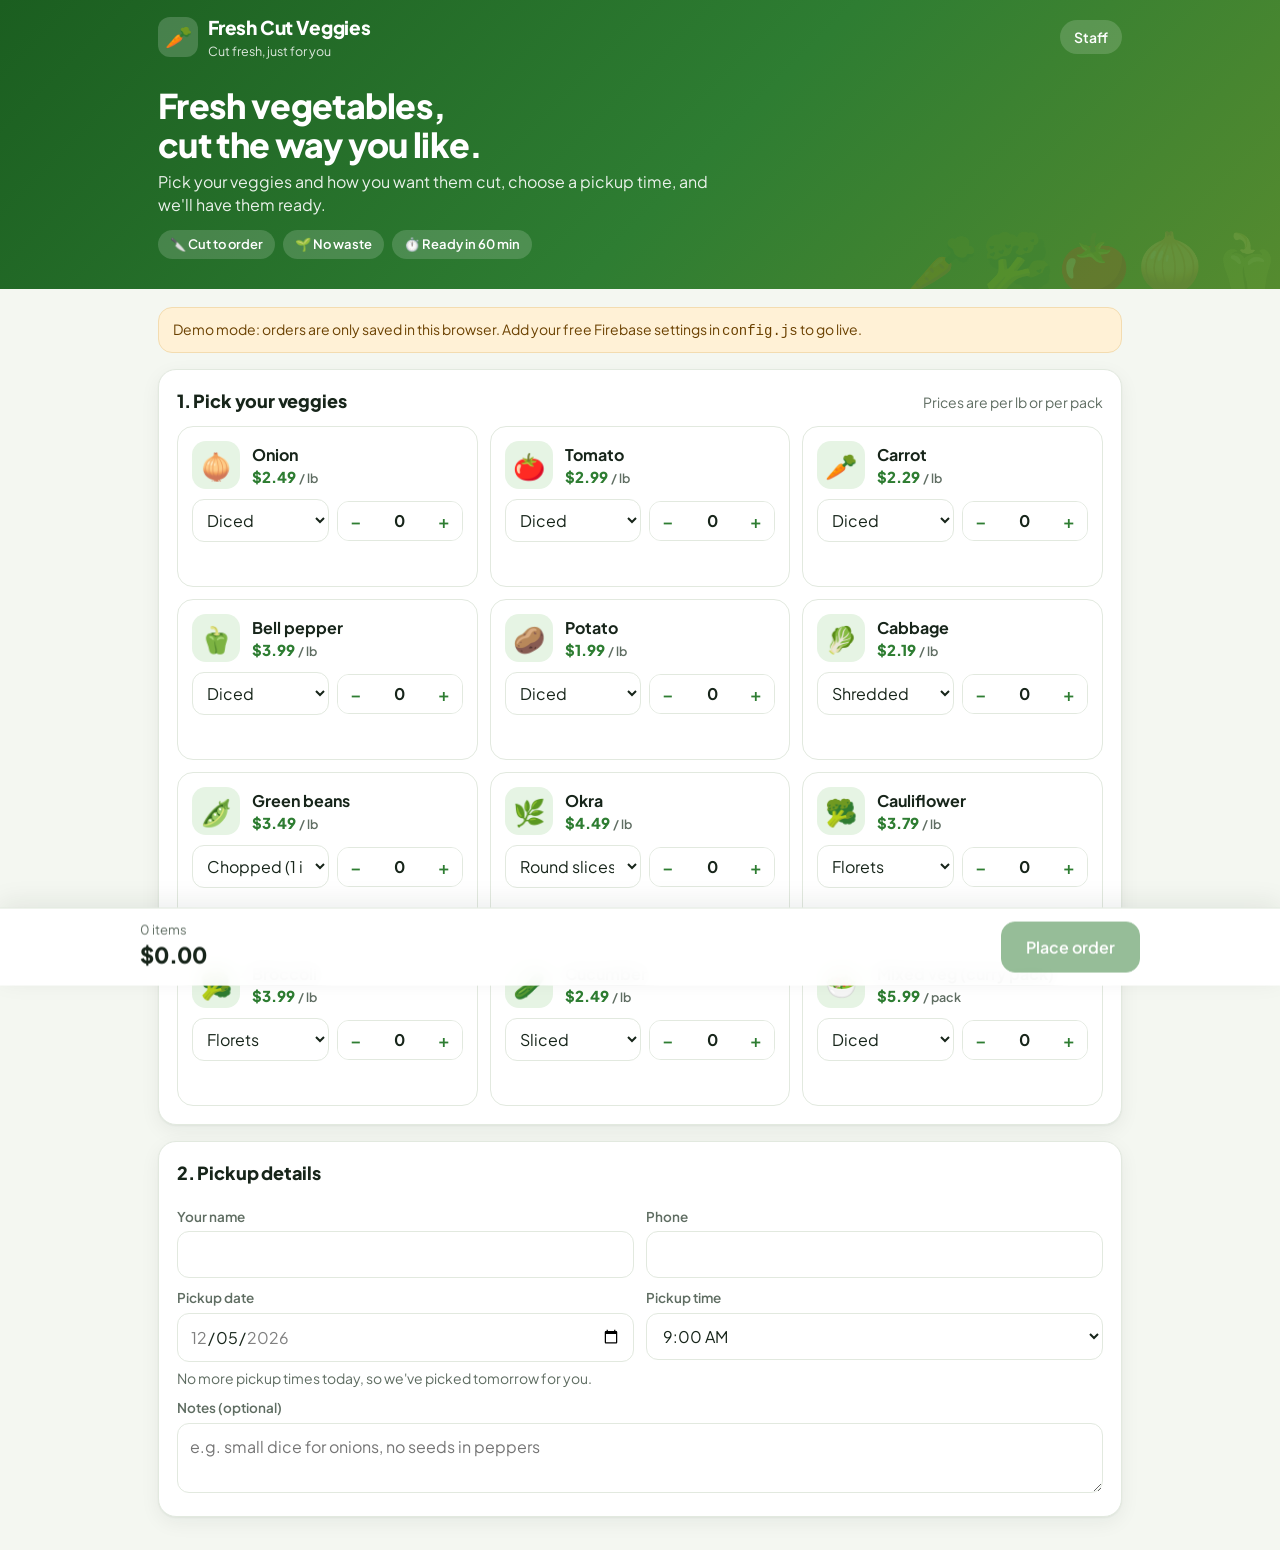
<file: index.html>
<!DOCTYPE html>
<html lang="en">
<head>
<meta charset="utf-8">
<meta name="viewport" content="width=device-width,initial-scale=1,viewport-fit=cover">
<meta name="theme-color" content="#2e7d32">
<title>Order Fresh Cut Veggies</title>
<link rel="preconnect" href="https://fonts.googleapis.com">
<link rel="preconnect" href="https://fonts.gstatic.com" crossorigin>
<link href="https://fonts.googleapis.com/css2?family=Plus+Jakarta+Sans:wght@400;600;700;800&display=swap" rel="stylesheet">
<link rel="stylesheet" href="style.css?v=11">
</head>
<body>
<header>
  <div class="bar">
    <div class="brand"><div class="logo">🥕</div><div><h1 id="shopName">Fresh Cut Veggies</h1><div class="sub">Cut fresh, just for you</div></div></div>
    <a href="kitchen.html">Staff</a>
  </div>
  <div class="hero" id="hero">
    <h2>Fresh vegetables,<br>cut the way you like.</h2>
    <p>Pick your veggies and how you want them cut, choose a pickup time, and we'll have them ready.</p>
    <div class="chips"><span>🔪 Cut to order</span><span>🌱 No waste</span><span id="leadChip">⏱️ Ready in 60 min</span></div>
  </div>
</header>
<main>
  <div id="loadErr" class="banner hidden">Something didn't load. Please refresh the page (on a computer: Ctrl+F5).</div>
  <div id="demo" class="banner hidden">Demo mode: orders are only saved in this browser. Add your free Firebase settings in <code>config.js</code> to go live.</div>

  <!-- ORDER FORM -->
  <section id="formView">
    <div class="card">
      <div class="section-title"><h2>1. Pick your veggies</h2><span class="muted">Prices are per lb or per pack</span></div>
      <div id="menu" class="menu-grid"></div>
    </div>

    <div class="card">
      <h2>2. Pickup details</h2>
      <div class="row">
        <div><label for="name">Your name</label><input id="name" maxlength="60" autocomplete="name"></div>
        <div><label for="phone">Phone</label><input id="phone" maxlength="20" inputmode="tel" autocomplete="tel"></div>
      </div>
      <div class="row">
        <div><label for="date">Pickup date</label><input id="date" type="date"></div>
        <div><label for="time">Pickup time</label><select id="time"></select></div>
      </div>
      <div class="muted" id="timeNote" style="margin-top:6px"></div>
      <label for="notes">Notes (optional)</label>
      <textarea id="notes" maxlength="300" placeholder="e.g. small dice for onions, no seeds in peppers"></textarea>
    </div>

    <div class="card" id="reviewCard">
      <h2>3. Your order</h2>
      <table class="bill"><tbody id="review"></tbody></table>
      <p class="muted" style="margin:10px 0 0">You pay at pickup.</p>
    </div>
    <div class="err" id="err"></div>
  </section>

  <!-- CONFIRMATION / STATUS -->
  <section id="statusView" class="hidden">
    <div class="card" style="text-align:center">
      <p class="muted" style="margin:0 0 4px">Your pickup code</p>
      <div class="code" id="code">----</div>
      <div><span class="pill" id="status">New</span></div>
      <div class="steps" id="steps"><span data-s="new">Received</span><span data-s="prepping">Cutting</span><span data-s="ready">Ready</span><span data-s="done">Picked up</span></div>
      <p id="when" class="muted"></p>
      <p class="muted">Keep this page open or bookmark it to see when your order is ready.</p>
    </div>
    <div class="card">
      <h2>Your order</h2>
      <table class="bill"><tbody id="summary"></tbody></table>
      <p class="muted" id="sumNote"></p>
      <div style="display:flex;gap:8px;flex-wrap:wrap;margin-top:12px">
        <button class="danger" id="cancel">Cancel order</button>
        <button id="another">Place another order</button>
      </div>
    </div>
  </section>
</main>

<div class="cartbar" id="cartbar">
  <div class="in">
    <div><div class="sum" id="count">0 items</div><div class="amt" id="total">$0.00</div><div class="err" id="barErr"></div></div>
    <button class="primary big" id="submit" disabled>Place order</button>
  </div>
</div>

<script>addEventListener("error", () => document.getElementById("loadErr").classList.remove("hidden"));</script>
<script type="module">
import * as S from "./store.js?v=11";
import { SHOP } from "./config.js?v=11";

const $ = id => document.getElementById(id);
const LABEL = { new: "Received", prepping: "Being cut", ready: "Ready for pickup", done: "Picked up", cancelled: "Cancelled" };
const ORDER = ["new", "prepping", "ready", "done"];
let menu = [], cart = {}; // row index -> { cut, qty }

await S.init();
if (S.getMode() === "demo") $("demo").classList.remove("hidden");
$("shopName").textContent = SHOP.name;
document.title = "Order – " + SHOP.name;
$("leadChip").textContent = `⏱️ Ready in ${SHOP.minLeadMinutes} min`;

// date limits
const today = new Date();
const max = new Date(); max.setDate(max.getDate() + SHOP.maxDaysAhead);
$("date").min = S.todayStr(today); $("date").max = S.todayStr(max); $("date").value = S.todayStr(today);
// Pickup times: only slots customers can actually choose (shop hours, every 15 min, enough time to cut).
const z2 = n => String(n).padStart(2, "0");
const toMin = t => { const [h, m] = t.split(":").map(Number); return h * 60 + m; };
const niceTime = m => new Date(2000, 0, 1, Math.floor(m / 60), m % 60).toLocaleTimeString([], { hour: "numeric", minute: "2-digit" });
function slotsFor(date) {
  const out = [], now = new Date();
  for (let m = toMin(SHOP.openTime); m <= toMin(SHOP.closeTime); m += 15) {
    const v = `${z2(Math.floor(m / 60))}:${z2(m % 60)}`;
    if (new Date(`${date}T${v}`) - now >= SHOP.minLeadMinutes * 60000) out.push([v, niceTime(m)]);
  }
  return out;
}
function fillTimes() {
  let slots = slotsFor($("date").value);
  $("timeNote").textContent = "";
  if (!slots.length && $("date").value === S.todayStr()) {
    const t = new Date(); t.setDate(t.getDate() + 1);
    $("date").value = S.todayStr(t);
    slots = slotsFor($("date").value);
    $("timeNote").textContent = "No more pickup times today, so we've picked tomorrow for you.";
  }
  const sel = $("time"), prev = sel.value;
  sel.innerHTML = "";
  if (!slots.length) { const o = document.createElement("option"); o.value = ""; o.textContent = "No times available"; sel.appendChild(o); return; }
  slots.forEach(([v, label]) => { const o = document.createElement("option"); o.value = v; o.textContent = label; sel.appendChild(o); });
  if (slots.some(s => s[0] === prev)) sel.value = prev;
}
$("date").onchange = () => { fillTimes(); showErr(""); };
$("time").onchange = () => showErr("");
fillTimes();
setInterval(fillTimes, 60000); // drop times that have become too soon while the page is open
function showErr(t) { $("err").textContent = t; $("barErr").textContent = t; }

// restore customer's details
try { const me = JSON.parse(localStorage.getItem("cv_me") || "{}"); $("name").value = me.name || ""; $("phone").value = me.phone || ""; } catch {}

// if an order id is in the URL, show its status
const existing = location.hash.slice(1);
if (existing) showStatus(existing); else loadMenu();

async function loadMenu() {
  menu = (await S.getMenu()).filter(m => m.available !== false);
  const box = $("menu");
  box.innerHTML = "";
  if (!menu.length) { box.innerHTML = '<p class="muted">No items available right now.</p>'; return; }
  menu.forEach((m, i) => {
    const card = document.createElement("div");
    card.className = "veg";
    card.innerHTML = `<div class="head"><div class="icon"></div><div><div class="name"></div><div class="price"><span class="p"></span> <small></small></div></div></div>
      <div class="controls"><select></select><div class="qty"><button type="button" aria-label="less">−</button><input type="number" min="0" value="0"><button type="button" aria-label="more">+</button></div></div>
      <div class="line"><span class="lq"></span><b class="lt"></b></div>`;
    card.querySelector(".icon").textContent = S.vegIcon(m.name);
    card.querySelector(".name").textContent = m.name;
    card.querySelector(".p").textContent = S.money(m.price);
    card.querySelector("small").textContent = "/ " + m.unit;
    const cut = card.querySelector("select");
    cut.setAttribute("aria-label", m.name + " cut");
    m.cuts.forEach(c => { const o = document.createElement("option"); o.textContent = c; cut.appendChild(o); });
    const [minus, input, plus] = card.querySelector(".qty").children;
    const step = m.unit === "lb" || m.unit === "kg" ? 0.5 : 1;
    input.step = step; input.setAttribute("aria-label", m.name + " quantity");
    const sync = () => {
      const v = Math.max(0, Math.round((parseFloat(input.value) || 0) / step) * step);
      input.value = v;
      if (v > 0) cart[i] = { cut: cut.value, qty: v }; else delete cart[i];
      card.classList.toggle("picked", v > 0);
      card.querySelector(".lq").textContent = v > 0 ? `${v} ${m.unit} × ${S.money(m.price)}` : "";
      card.querySelector(".lt").textContent = v > 0 ? S.money(v * m.price) : "";
      updateTotal();
    };
    minus.onclick = () => { input.value = (parseFloat(input.value) || 0) - step; sync(); };
    plus.onclick = () => { input.value = (parseFloat(input.value) || 0) + step; sync(); };
    input.onchange = sync; cut.onchange = sync;
    box.appendChild(card);
  });
  updateTotal();
}

function cartItems() {
  return Object.entries(cart).map(([i, c]) => {
    const m = menu[i];
    return { veg: m.name, cut: c.cut, qty: c.qty, unit: m.unit, price: S.round2(m.price), lineTotal: S.round2(c.qty * m.price) };
  });
}

function fillBill(tbody, items, total) {
  tbody.innerHTML = "";
  items.forEach(it => {
    const tr = document.createElement("tr");
    const a = document.createElement("td"), b = document.createElement("td");
    a.innerHTML = `<div></div><div class="muted"></div>`;
    a.firstChild.textContent = `${S.vegIcon(it.veg)} ${it.veg} – ${it.cut}`;
    a.lastChild.textContent = it.price != null ? `${it.qty} ${it.unit} × ${S.money(it.price)}` : `${it.qty} ${it.unit}`;
    b.textContent = it.lineTotal != null ? S.money(it.lineTotal) : "";
    tr.append(a, b); tbody.appendChild(tr);
  });
  if (total != null) {
    const tr = document.createElement("tr"); tr.className = "total";
    tr.innerHTML = "<td>Total</td><td></td>"; tr.lastChild.textContent = S.money(total);
    tbody.appendChild(tr);
  }
}

function updateTotal() {
  const items = cartItems();
  const n = items.length;
  const total = S.round2(items.reduce((s, it) => s + it.lineTotal, 0));
  $("count").textContent = n === 1 ? "1 item" : `${n} items`;
  $("total").textContent = S.money(total);
  $("submit").disabled = n === 0;
  $("cartbar").classList.toggle("show", n > 0);
  document.body.classList.toggle("has-cart", n > 0);
  $("reviewCard").classList.toggle("hidden", n === 0);
  fillBill($("review"), items, total);
}

function validate() {
  const name = $("name").value.trim(), phone = $("phone").value.trim();
  const date = $("date").value, time = $("time").value;
  if (!name) return "Please enter your name.";
  if (phone.replace(/\D/g, "").length < 7) return "Please enter a phone number we can call.";
  if (!date || !time) return "Please choose a pickup date and time.";
  if (time < SHOP.openTime || time > SHOP.closeTime) return `Pickup time must be between ${SHOP.openTime} and ${SHOP.closeTime}.`;
  const when = new Date(`${date}T${time}`);
  if (when - new Date() < SHOP.minLeadMinutes * 60000) { fillTimes(); return `That time is too soon – please pick another pickup time (we need ${SHOP.minLeadMinutes} minutes to cut).`; }
  return null;
}

$("submit").onclick = async () => {
  const e = validate();
  showErr(e || "");
  if (e) { $("err").scrollIntoView({ block: "center", behavior: "smooth" }); return; }
  $("submit").disabled = true; $("submit").textContent = "Sending…";
  const items = cartItems();
  const order = {
    name: $("name").value.trim(), phone: $("phone").value.trim(),
    pickupDate: $("date").value, pickupTime: $("time").value,
    notes: $("notes").value.trim(), items,
    total: S.round2(items.reduce((s, it) => s + it.lineTotal, 0)),
    currency: SHOP.currency || "USD"
  };
  try {
    localStorage.setItem("cv_me", JSON.stringify({ name: order.name, phone: order.phone }));
    try { if ("Notification" in window && Notification.permission === "default") Notification.requestPermission(); } catch {}
    const { id, code } = await S.placeOrder(order);
    S.notifyOwner({ ...order, code }, id);
    location.hash = id;
    showStatus(id);
  } catch (err) {
    showErr("Couldn't send your order. Please try again or call the store.");
    $("submit").disabled = false; $("submit").textContent = "Place order";
  }
};

let unwatch = null;
function showStatus(id) {
  $("formView").classList.add("hidden");
  $("hero").classList.add("hidden");
  $("cartbar").classList.remove("show");
  document.body.classList.remove("has-cart");
  $("statusView").classList.remove("hidden");
  window.scrollTo(0, 0);
  unwatch && unwatch();
  let lastStatus = null;
  unwatch = S.watchOrder(id, o => {
    if (o && lastStatus && lastStatus !== "ready" && o.status === "ready") {
      document.title = "✅ Ready – " + SHOP.name;
      try { new Notification("Your cut veggies are ready!", { body: `Pickup code ${o.code}` }); } catch {}
      try { navigator.vibrate && navigator.vibrate(200); } catch {}
    }
    if (o) lastStatus = o.status;
    if (!o) { $("code").textContent = "----"; $("status").textContent = "Order not found"; $("status").className = "pill s-cancelled"; $("cancel").classList.add("hidden"); $("steps").classList.add("hidden"); return; }
    $("code").textContent = o.code;
    $("status").textContent = LABEL[o.status] || o.status;
    $("status").className = "pill s-" + o.status;
    const at = ORDER.indexOf(o.status);
    $("steps").classList.toggle("hidden", at < 0);
    [...$("steps").children].forEach(s => s.classList.toggle("on", ORDER.indexOf(s.dataset.s) <= at));
    $("when").textContent = `Pickup ${o.pickupDate} at ${o.pickupTime} · ${o.name}`;
    fillBill($("summary"), o.items, o.total);
    $("sumNote").textContent = (o.notes ? "Note: " + o.notes + " · " : "") + (o.total != null ? "Pay at pickup." : "");
    $("cancel").classList.toggle("hidden", o.status !== "new");
  });
  $("cancel").onclick = async () => {
    $("cancel").disabled = true;
    try { await S.cancelOrder(id); } catch { $("cancel").disabled = false; }
  };
}

$("another").onclick = () => { history.replaceState(null, "", location.pathname); location.reload(); };
</script>
</body>
</html>
</file>
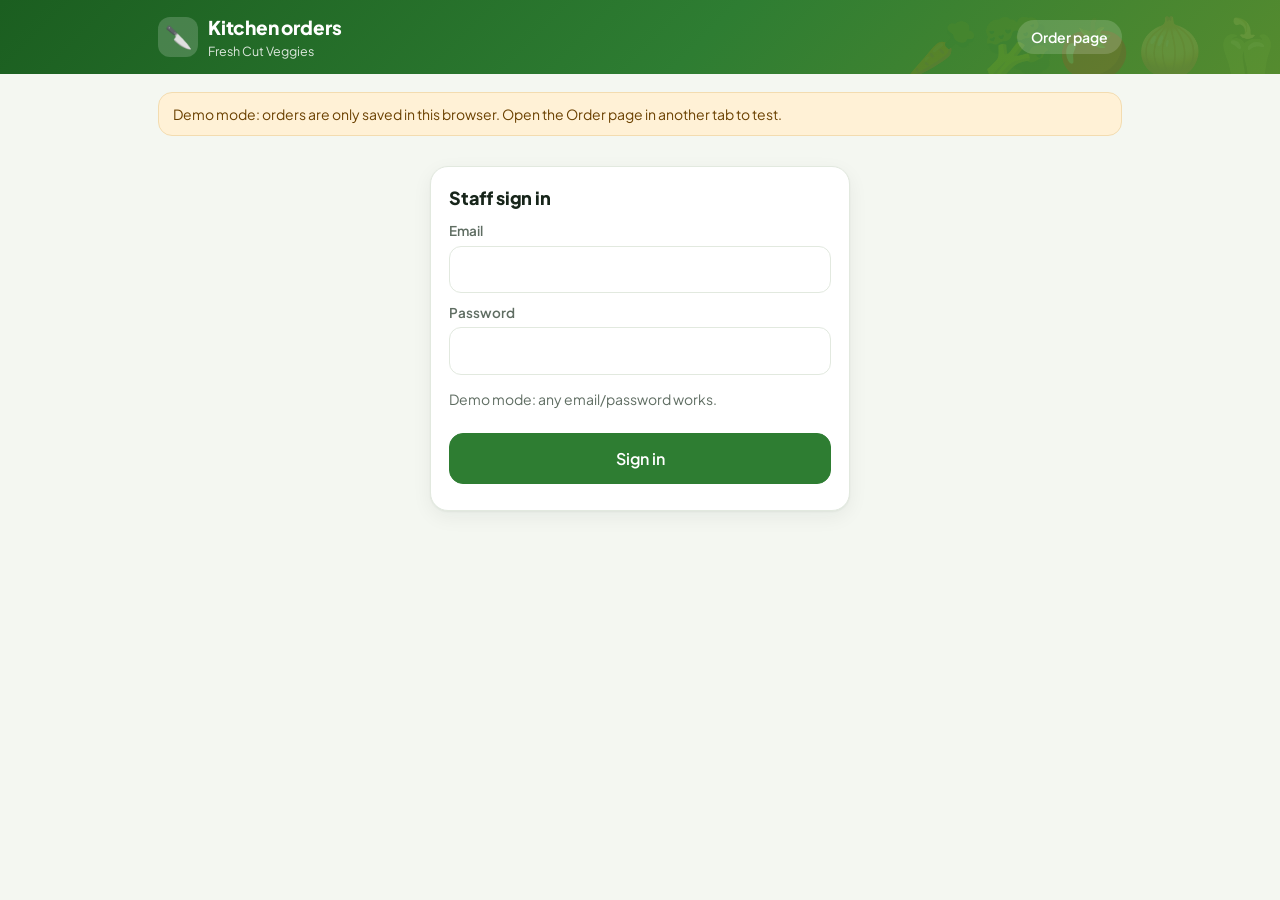
<file: kitchen.html>
<!DOCTYPE html>
<html lang="en">
<head>
<meta charset="utf-8">
<meta name="viewport" content="width=device-width,initial-scale=1">
<title>Kitchen – Cut Veggie Orders</title>
<meta name="theme-color" content="#2e7d32">
<link rel="preconnect" href="https://fonts.googleapis.com">
<link rel="preconnect" href="https://fonts.gstatic.com" crossorigin>
<link href="https://fonts.googleapis.com/css2?family=Plus+Jakarta+Sans:wght@400;600;700;800&display=swap" rel="stylesheet">
<link rel="stylesheet" href="style.css?v=11">
</head>
<body>
<header>
  <div class="bar">
    <div class="brand"><div class="logo">🔪</div><div><h1>Kitchen orders</h1><div class="sub" id="shopSub">Staff board</div></div></div>
    <div style="display:flex;gap:8px"><a href="index.html">Order page</a><button class="link hidden" id="out">Sign out</button></div>
  </div>
</header>
<main>
  <div id="loadErr" class="banner hidden">Something didn't load. Please refresh the page (on a computer: Ctrl+F5).</div>
  <div id="demo" class="banner hidden">Demo mode: orders are only saved in this browser. Open the Order page in another tab to test.</div>

  <!-- SIGN IN -->
  <section id="login" class="card hidden login-wrap">
    <h2>Staff sign in</h2>
    <label for="email">Email</label><input id="email" type="email" autocomplete="username">
    <label for="pw">Password</label><input id="pw" type="password" autocomplete="current-password">
    <p class="muted" id="demoHint"></p>
    <button class="primary big" id="signin" style="margin-top:10px;width:100%">Sign in</button>
    <div class="err" id="loginErr"></div>
  </section>

  <!-- BOARD -->
  <section id="board" class="hidden">
    <div class="card toolbar">
      <div><label for="view">Show</label><select id="view"><option value="upcoming">All upcoming orders</option><option value="day">One pickup day</option></select></div>
      <div id="dayBox" class="hidden"><label for="day">Pickup date</label><input id="day" type="date"></div>
      <button id="alerts">🔔 Turn on notifications</button>
      <span class="muted" id="live"></span>
    </div>

    <div class="stats">
      <div class="stat money"><span class="muted">Sales (orders shown)</span><b id="sales">$0.00</b></div>
      <div class="stat" style="--c:#f0a830"><span class="muted">New</span><b id="nNew">0</b></div>
      <div class="stat" style="--c:#4a86d0"><span class="muted">Cutting</span><b id="nPrep">0</b></div>
      <div class="stat" style="--c:#43a047"><span class="muted">Ready</span><b id="nReady">0</b></div>
      <div class="stat" style="--c:#bdbdbd"><span class="muted">Picked up</span><b id="nDone">0</b></div>
    </div>

    <div class="card">
      <h2>What to cut (still to do)</h2>
      <p class="muted">Totals from orders that are New or Cutting. Cut only this much – no extra, no waste.</p>
      <table><thead><tr><th>Vegetable</th><th>Cut</th><th>Amount</th><th>Orders</th></tr></thead><tbody id="prep"></tbody></table>
    </div>

    <div class="card">
      <div class="tabs" id="tabs">
        <button data-f="open" class="on">Open</button>
        <button data-f="new">New</button>
        <button data-f="prepping">Cutting</button>
        <button data-f="ready">Ready</button>
        <button data-f="done">Picked up</button>
        <button data-f="cancelled">Cancelled</button>
      </div>
      <div id="orders" class="orders-grid"></div>
    </div>

    <details class="card">
      <summary><b>Edit menu &amp; prices</b> <span class="muted">– vegetables, prices, cuts, availability</span></summary>
      <p class="muted">Price is per unit (per lb, per pack…). Cuts are comma separated. Untick "Available" when you're out of something. New prices apply to new orders only.</p>
      <div class="menu-head"><span>Vegetable</span><span>Unit</span><span>Price</span><span>Cuts</span><span></span><span></span></div>
      <div id="menuRows"></div>
      <div style="display:flex;gap:8px;margin-top:12px;flex-wrap:wrap;align-items:center">
        <button id="addVeg">+ Add vegetable</button>
        <button class="primary" id="saveMenu">Save menu</button>
        <span class="muted" id="menuMsg"></span>
      </div>
    </details>
  </section>
</main>
<div class="toast" id="toast"></div>

<script>addEventListener("error", () => document.getElementById("loadErr").classList.remove("hidden"));</script>
<script type="module">
import * as S from "./store.js?v=11";
import { SHOP } from "./config.js?v=11";
const $ = id => document.getElementById(id);
const NEXT = { new: ["prepping", "Start cutting"], prepping: ["ready", "Mark ready"], ready: ["done", "Picked up"] };
const LABEL = { new: "New", prepping: "Cutting", ready: "Ready", done: "Picked up", cancelled: "Cancelled" };
let orders = [], filter = "open", unwatch = null, flashIds = new Set();
const focusId = location.hash.slice(1); // opened from a phone notification
if (focusId) flashIds.add(focusId);

await S.init();
const demo = S.getMode() === "demo";
if (demo) { $("demo").classList.remove("hidden"); $("demoHint").textContent = "Demo mode: any email/password works."; }
$("shopSub").textContent = SHOP.name;

S.onStaff(u => {
  $("login").classList.toggle("hidden", !!u);
  $("board").classList.toggle("hidden", !u);
  $("out").classList.toggle("hidden", !u);
  if (u && !unwatch) { start(); loadMenuEditor(); }
  if (!u && unwatch) { unwatch(); unwatch = null; }
});

$("signin").onclick = async () => {
  $("loginErr").textContent = "";
  try { await S.staffSignIn($("email").value.trim(), $("pw").value); }
  catch { $("loginErr").textContent = "Wrong email or password."; }
};
$("out").onclick = () => S.staffSignOut();

$("day").value = S.todayStr();
const restart = () => { unwatch && unwatch(); start(); };
$("day").onchange = restart;
$("view").onchange = () => { $("dayBox").classList.toggle("hidden", $("view").value !== "day"); restart(); };

// "Today", "Tomorrow" or "Thu, Nov 20"
function dayLabel(d) {
  const t = new Date(); const tm = new Date(); tm.setDate(t.getDate() + 1);
  if (d === S.todayStr(t)) return "Today";
  if (d === S.todayStr(tm)) return "Tomorrow";
  const dt = new Date(d + "T12:00");
  return isNaN(dt) ? d : dt.toLocaleDateString([], { weekday: "short", month: "short", day: "numeric" });
}

function start() {
  $("live").textContent = "Connecting…";
  const which = $("view").value === "upcoming" ? "upcoming" : $("day").value;
  unwatch = S.watchOrders(which, (list, added) => {
    orders = list.sort((a, b) => (a.pickupDate || "").localeCompare(b.pickupDate || "") || (a.pickupTime || "").localeCompare(b.pickupTime || "") || a.createdAt - b.createdAt);
    $("live").textContent = "Live · updated " + new Date().toLocaleTimeString([], { hour: "numeric", minute: "2-digit" });
    const fresh = added.filter(o => o.status === "new");
    if (fresh.length) alertNew(fresh);
    render();
  }, () => { $("live").textContent = "Can't load orders – check your connection or sign in again."; });
}

// ---------- alerts ----------
function syncAlertBtn() {
  const p = ("Notification" in window) ? Notification.permission : "unsupported";
  if (p === "granted") { $("alerts").textContent = "🔔 Notifications on"; $("alerts").disabled = true; }
  else if (p === "denied" || p === "unsupported") { $("alerts").classList.add("hidden"); }
}
syncAlertBtn();
$("alerts").onclick = async () => {
  try { await Notification.requestPermission(); } catch {}
  syncAlertBtn();
};
function alertNew(list) {
  list.forEach(o => flashIds.add(o.id));
  const msg = list.length === 1 ? `${list[0].name} · pickup ${dayLabel(list[0].pickupDate)} ${list[0].pickupTime} · code ${list[0].code}` : `${list.length} new orders`;
  toast("New order: " + msg);
  try { if (Notification.permission === "granted") new Notification("New cut veggie order", { body: msg, silent: true }); } catch {}
}

// Message the customer from your own phone (free): SMS or WhatsApp, pre-filled.
function readyText(o) {
  return `Hi ${o.name}, your cut veggies order (code ${o.code}) is ready for pickup at ${SHOP.name}. Thank you!`;
}
function waLink(o) {
  const digits = (o.phone || "").replace(/\D/g, "");
  if (digits.length < 7) return null;
  const intl = digits.length === 10 ? SHOP.countryCode + digits : digits;
  return `https://wa.me/${intl}?text=${encodeURIComponent(readyText(o))}`;
}
// Mark ready, then open WhatsApp with the "ready" message to the customer (staff just taps Send).
async function markReady(o) {
  const link = waLink(o);
  const win = link ? window.open("about:blank", "_blank") : null; // open now, while the tap still counts
  try { await S.setStatus(o.id, "ready"); }
  catch (e) { win && win.close(); throw e; }
  if (win) win.location.href = link;
  else if (link) location.href = link; // popup blocked: open WhatsApp in this tab
  else toast("Marked ready. No valid phone number to WhatsApp.");
}
function contactLinks(o) {
  const digits = (o.phone || "").replace(/\D/g, "");
  if (digits.length < 7) return [];
  const intl = digits.length === 10 ? SHOP.countryCode + digits : digits;
  const text = encodeURIComponent(readyText(o));
  const sms = document.createElement("a");
  sms.className = "btnlink"; sms.textContent = "💬 Text customer";
  sms.href = `sms:${digits}?&body=${text}`;
  const wa = document.createElement("a");
  wa.className = "btnlink"; wa.textContent = "🟢 WhatsApp customer";
  wa.href = `https://wa.me/${intl}?text=${text}`; wa.target = "_blank"; wa.rel = "noopener";
  return [sms, wa];
}
function toast(t) {
  const el = $("toast"); el.textContent = t; el.style.display = "block";
  clearTimeout(el._t); el._t = setTimeout(() => (el.style.display = "none"), 6000);
}

// ---------- render ----------
function render() {
  const count = s => orders.filter(o => o.status === s).length;
  $("nNew").textContent = count("new"); $("nPrep").textContent = count("prepping");
  $("nReady").textContent = count("ready"); $("nDone").textContent = count("done");
  $("sales").textContent = S.money(orders.filter(o => o.status !== "cancelled").reduce((s, o) => s + (Number(o.total) || 0), 0));
  document.title = (count("new") ? `(${count("new")}) ` : "") + "Kitchen – Cut Veggie Orders";

  // prep totals
  const totals = {};
  orders.filter(o => o.status === "new" || o.status === "prepping").forEach(o => o.items.forEach(it => {
    const k = `${it.veg}|${it.cut}|${it.unit}`;
    totals[k] = totals[k] || { ...it, qty: 0, n: 0 };
    totals[k].qty += Number(it.qty) || 0; totals[k].n++;
  }));
  const tb = $("prep"); tb.innerHTML = "";
  const rows = Object.values(totals).sort((a, b) => a.veg.localeCompare(b.veg));
  if (!rows.length) tb.innerHTML = '<tr><td colspan="4" class="muted">Nothing to cut right now.</td></tr>';
  rows.forEach(r => {
    const tr = document.createElement("tr");
    [`${S.vegIcon(r.veg)} ${r.veg}`, r.cut].forEach(t => { const td = document.createElement("td"); td.textContent = t; tr.appendChild(td); });
    const q = document.createElement("td"); q.className = "num"; q.textContent = `${+r.qty.toFixed(2)} ${r.unit}`; tr.appendChild(q);
    const n = document.createElement("td"); n.textContent = r.n; tr.appendChild(n);
    tb.appendChild(tr);
  });

  // order cards
  const box = $("orders"); box.innerHTML = "";
  const shown = orders.filter(o => filter === "open" ? ["new", "prepping", "ready"].includes(o.status) : o.status === filter);
  if (!shown.length) box.innerHTML = '<p class="muted">No orders here.</p>';
  shown.forEach(o => {
    const d = document.createElement("div");
    d.className = `order st-${o.status}` + (flashIds.has(o.id) ? " flash" : "");
    d.innerHTML = `<div class="top"><div><b class="nm"></b><div class="meta ph"></div></div><span class="pill s-${o.status}">${LABEL[o.status]}</span></div>
      <div class="meta">Pickup <b class="tm"></b> · code <b class="cd"></b></div>
      <table class="bill"><tbody></tbody></table><div class="muted nt"></div><div class="actions"></div>`;
    d.querySelector(".nm").textContent = o.name;
    d.querySelector(".ph").textContent = o.phone;
    d.querySelector(".tm").textContent = `${dayLabel(o.pickupDate)} ${o.pickupTime}`;
    d.querySelector(".cd").textContent = o.code;
    const tb = d.querySelector("tbody");
    o.items.forEach(it => {
      const tr = document.createElement("tr"), a = document.createElement("td"), b = document.createElement("td");
      a.textContent = `${S.vegIcon(it.veg)} ${it.veg} – ${it.cut} – ${it.qty} ${it.unit}`;
      b.textContent = it.lineTotal != null ? S.money(it.lineTotal) : "";
      tr.append(a, b); tb.appendChild(tr);
    });
    if (o.total != null) {
      const tr = document.createElement("tr"); tr.className = "total";
      tr.innerHTML = "<td>Total</td><td></td>"; tr.lastChild.textContent = S.money(o.total); tb.appendChild(tr);
    }
    if (o.notes) d.querySelector(".nt").textContent = "Note: " + o.notes;
    const act = d.querySelector(".actions");
    if (o.status === "prepping") act.appendChild(btn("✅ Mark ready + WhatsApp customer", "primary", () => markReady(o)));
    else if (NEXT[o.status]) act.appendChild(btn(NEXT[o.status][1], "primary", () => S.setStatus(o.id, NEXT[o.status][0])));
    if (o.status === "ready") contactLinks(o).forEach(a => act.appendChild(a));
    d.id = "o-" + o.id;
    if (["new", "prepping"].includes(o.status)) act.appendChild(btn("Cancel", "danger", () => S.setStatus(o.id, "cancelled")));
    if (["done", "cancelled"].includes(o.status)) act.appendChild(btn("Reopen", "", () => S.setStatus(o.id, "new")));
    box.appendChild(d);
  });
  if (focusId && !render.scrolled) {
    const el = document.getElementById("o-" + focusId);
    if (el) { el.scrollIntoView({ block: "center" }); render.scrolled = true; }
  }
  setTimeout(() => flashIds.clear(), 4000);
}
function btn(t, cls, fn) {
  const b = document.createElement("button"); b.textContent = t; if (cls) b.className = cls;
  b.onclick = async () => { b.disabled = true; try { await fn(); } catch { toast("Couldn't update – try again."); b.disabled = false; } };
  return b;
}
$("tabs").onclick = e => {
  const f = e.target.dataset.f; if (!f) return;
  filter = f; [...$("tabs").children].forEach(b => b.classList.toggle("on", b.dataset.f === f)); render();
};

// ---------- menu editor ----------
async function loadMenuEditor() {
  const items = await S.getMenu();
  $("menuRows").innerHTML = "";
  items.forEach(addRow);
}
function addRow(m = { name: "", unit: "lb", price: 0, cuts: ["Diced"], available: true }) {
  const r = document.createElement("div"); r.className = "menu-row";
  r.innerHTML = `<input class="n" placeholder="Vegetable" aria-label="Vegetable"><select class="u" aria-label="Unit"><option>lb</option><option>pack</option><option>kg</option><option>cup</option></select>
    <div class="pricebox"><span>$</span><input class="p" type="number" min="0" step="0.01" inputmode="decimal" aria-label="Price per unit"></div>
    <input class="c" placeholder="Diced, Sliced" aria-label="Cuts"><label><input type="checkbox" class="a" style="width:auto"> Available</label><button class="danger x">Remove</button>`;
  r.querySelector(".n").value = m.name; r.querySelector(".u").value = m.unit;
  r.querySelector(".p").value = (Number(m.price) || 0).toFixed(2);
  r.querySelector(".c").value = m.cuts.join(", "); r.querySelector(".a").checked = m.available !== false;
  r.querySelector(".x").onclick = () => r.remove();
  $("menuRows").appendChild(r);
}
$("addVeg").onclick = () => addRow();
$("saveMenu").onclick = async () => {
  const items = [...$("menuRows").children].map(r => ({
    name: r.querySelector(".n").value.trim(), unit: r.querySelector(".u").value,
    price: S.round2(Math.max(0, parseFloat(r.querySelector(".p").value) || 0)),
    cuts: r.querySelector(".c").value.split(",").map(s => s.trim()).filter(Boolean),
    available: r.querySelector(".a").checked
  })).filter(m => m.name && m.cuts.length);
  try { await S.saveMenu(items); $("menuMsg").textContent = "Saved ✓"; }
  catch { $("menuMsg").textContent = "Couldn't save – are you signed in?"; }
  setTimeout(() => ($("menuMsg").textContent = ""), 3000);
};
</script>
</body>
</html>
</file>
<file: style.css>
:root{
  --bg:#f4f7f1; --card:#fff; --ink:#17251a; --muted:#5f6d62; --line:#e2e9df;
  --green:#2e7d32; --green-d:#1b5e20; --green-2:#e6f4e4; --lime:#9ccc65;
  --amber:#a15c00; --amber-2:#fff1d6; --blue:#1f5fa8; --blue-2:#e4eefb;
  --red:#b3261e; --red-2:#fbe8e6; --r:18px;
  --shadow:0 1px 2px rgba(23,37,26,.05),0 6px 20px rgba(23,37,26,.06);
  --font:"Plus Jakarta Sans",system-ui,-apple-system,"Segoe UI",Roboto,sans-serif;
}
*{box-sizing:border-box}
html{-webkit-text-size-adjust:100%}
body{margin:0;font-family:var(--font);background:var(--bg);color:var(--ink);font-size:16px;line-height:1.45}
body.has-cart{padding-bottom:96px}

/* header */
header{background:linear-gradient(135deg,#1b5e20 0%,#2e7d32 55%,#558b2f 100%);color:#fff;position:relative;overflow:hidden}
header::after{content:"🥕🥦🍅🧅🫑";position:absolute;right:-6px;bottom:-14px;font-size:58px;opacity:.13;letter-spacing:4px;pointer-events:none;white-space:nowrap}
.bar{max-width:1000px;margin:0 auto;padding:14px 18px;display:flex;align-items:center;justify-content:space-between;gap:12px;position:relative;z-index:1}
.brand{display:flex;align-items:center;gap:10px}
.logo{width:40px;height:40px;border-radius:12px;background:rgba(255,255,255,.18);display:grid;place-items:center;font-size:22px}
header h1{font-size:19px;margin:0;font-weight:800;letter-spacing:-.01em}
header .sub{font-size:12.5px;opacity:.85}
header a,header button.link{color:#fff;font-size:14px;background:rgba(255,255,255,.16);border:0;border-radius:999px;padding:7px 14px;cursor:pointer;text-decoration:none;font-weight:600}
header a:hover,header button.link:hover{background:rgba(255,255,255,.26)}
header a,header button.link{white-space:nowrap}
@media (max-width:480px){header a,header button.link{padding:6px 10px;font-size:13px}header h1{font-size:17px}.logo{width:36px;height:36px;font-size:19px}}
.hero{max-width:1000px;margin:0 auto;padding:6px 18px 30px;position:relative;z-index:1}
.hero h2{font-size:clamp(24px,5vw,34px);margin:6px 0 6px;font-weight:800;letter-spacing:-.02em;line-height:1.15}
.hero p{margin:0;opacity:.9;max-width:560px}
.chips{display:flex;gap:8px;flex-wrap:wrap;margin-top:14px}
.chips span{background:rgba(255,255,255,.16);border-radius:999px;padding:5px 12px;font-size:13px;font-weight:600}

main{max-width:1000px;margin:0 auto;padding:18px}
.card{background:var(--card);border:1px solid var(--line);border-radius:var(--r);padding:18px;margin-bottom:16px;box-shadow:var(--shadow);position:relative}
h2{font-size:18px;margin:0 0 10px;font-weight:800;letter-spacing:-.01em}
.section-title{display:flex;align-items:baseline;justify-content:space-between;gap:10px;flex-wrap:wrap;margin-bottom:12px}
.section-title h2{margin:0}
label{display:block;font-size:13.5px;color:var(--muted);margin:10px 0 5px;font-weight:600}
input,select,textarea{width:100%;padding:11px 12px;border:1.5px solid var(--line);border-radius:12px;font:inherit;background:#fff;color:var(--ink);transition:border-color .15s,box-shadow .15s}
input:focus,select:focus,textarea:focus{outline:0;border-color:var(--green);box-shadow:0 0 0 3px rgba(46,125,50,.15)}
textarea{min-height:68px;resize:vertical}
.row{display:grid;grid-template-columns:1fr 1fr;gap:12px}
@media (max-width:620px){.row{grid-template-columns:1fr}}
button{font:inherit;cursor:pointer;border-radius:12px;border:1.5px solid var(--line);background:#fff;color:var(--ink);padding:9px 15px;font-weight:600;transition:transform .08s,background .15s,border-color .15s}
button:hover{border-color:#c9d6c5}
button:active{transform:scale(.97)}
button.primary{background:var(--green);color:#fff;border-color:var(--green)}
button.primary:hover{background:var(--green-d);border-color:var(--green-d)}
button.danger{color:var(--red);border-color:#efcdc9}
button.big{padding:13px 24px;font-size:16px;border-radius:14px}
a.btnlink{display:inline-block;text-decoration:none;color:var(--ink);border:1.5px solid var(--line);border-radius:12px;padding:9px 15px;background:#fff;font-weight:600;font-size:15px}
button:disabled{opacity:.5;cursor:not-allowed;transform:none}
.muted{color:var(--muted);font-size:14px}
.banner{padding:11px 14px;border-radius:14px;background:var(--amber-2);color:#6b4100;font-size:14px;margin-bottom:16px;border:1px solid #f3dcb0}
.err{color:var(--red);font-size:14px;margin-top:8px;font-weight:600}

/* veggie cards (order page) */
.menu-grid{display:grid;grid-template-columns:repeat(auto-fill,minmax(270px,1fr));gap:12px}
.veg{border:1.5px solid var(--line);border-radius:16px;padding:14px;display:flex;flex-direction:column;gap:10px;transition:border-color .15s,background .15s,box-shadow .15s}
.veg.picked{border-color:var(--green);background:#f7fcf5;box-shadow:0 0 0 3px rgba(46,125,50,.1)}
.veg .head{display:flex;align-items:center;gap:12px}
.veg .icon{width:48px;height:48px;border-radius:14px;background:var(--green-2);display:grid;place-items:center;font-size:26px;flex:none}
.veg .name{font-weight:700;font-size:16px}
.veg .price{color:var(--green);font-weight:800;font-size:15px}
.veg .price small{color:var(--muted);font-weight:600}
.veg .controls{display:flex;gap:8px;align-items:center}
.veg .controls select{flex:1;padding:9px 10px}
.veg .line{font-size:14px;color:var(--muted);display:flex;justify-content:space-between;min-height:20px}
.veg .line b{color:var(--ink)}
.qty{display:flex;align-items:center;border:1.5px solid var(--line);border-radius:12px;overflow:hidden;background:#fff;flex:none}
.qty button{width:36px;height:38px;padding:0;border:0;border-radius:0;font-size:18px;color:var(--green)}
.qty input{width:52px;text-align:center;padding:6px 2px;border:0;border-radius:0;box-shadow:none!important;font-weight:700;-moz-appearance:textfield}
.qty input::-webkit-inner-spin-button,.qty input::-webkit-outer-spin-button{-webkit-appearance:none;margin:0}

/* sticky cart bar */
.cartbar{position:fixed;left:0;right:0;bottom:0;z-index:8;padding:12px 16px calc(12px + env(safe-area-inset-bottom));background:rgba(255,255,255,.94);backdrop-filter:blur(10px);border-top:1px solid var(--line);box-shadow:0 -6px 24px rgba(23,37,26,.08);transform:translateY(110%);transition:transform .25s ease}
.cartbar.show{transform:none}
.cartbar .in{max-width:1000px;margin:0 auto;display:flex;align-items:center;justify-content:space-between;gap:12px}
.cartbar .sum{font-size:13px;color:var(--muted)}
.cartbar .err{margin:2px 0 0;font-size:13px;max-width:60vw}
.cartbar .amt{font-size:22px;font-weight:800;color:var(--ink);letter-spacing:-.01em}

/* bill / summary */
.bill{width:100%;border-collapse:collapse}
.bill td{padding:9px 4px;border-bottom:1px dashed var(--line);font-size:15px;vertical-align:top}
.bill td:last-child{text-align:right;font-variant-numeric:tabular-nums;white-space:nowrap}
.bill tr.total td{border-bottom:0;border-top:2px solid var(--ink);font-weight:800;font-size:18px;padding-top:12px}
.bill .muted{font-size:13px}

.pill{display:inline-block;padding:4px 11px;border-radius:999px;font-size:13px;font-weight:700}
.s-new{background:var(--amber-2);color:var(--amber)}
.s-prepping{background:var(--blue-2);color:var(--blue)}
.s-ready{background:var(--green-2);color:var(--green)}
.s-done{background:#eceeec;color:#555}
.s-cancelled{background:var(--red-2);color:var(--red)}
.code{font-size:46px;font-weight:800;letter-spacing:8px;color:var(--green);background:var(--green-2);display:inline-block;padding:8px 18px 8px 26px;border-radius:16px;margin:4px 0 10px}
.steps{display:flex;justify-content:center;gap:6px;margin:14px 0 4px;flex-wrap:wrap}
.steps span{font-size:12.5px;font-weight:700;padding:5px 10px;border-radius:999px;background:#eef1ec;color:#8a958c}
.steps span.on{background:var(--green);color:#fff}

/* kitchen */
.toolbar{display:flex;gap:12px;align-items:end;flex-wrap:wrap}
.toolbar>div{min-width:170px}
.stats{display:grid;grid-template-columns:repeat(5,1fr);gap:12px;margin-bottom:16px}
.stat{background:var(--card);border:1px solid var(--line);border-radius:var(--r);padding:14px;box-shadow:var(--shadow);border-top:4px solid var(--c,var(--line))}
.stat b{display:block;font-size:26px;font-weight:800;margin-top:2px;font-variant-numeric:tabular-nums}
.stat.money{--c:var(--green);background:linear-gradient(180deg,#f3faf1,#fff)}
.stat.money b{color:var(--green)}
@media (max-width:760px){.stats{grid-template-columns:repeat(2,1fr)}.stat.money{grid-column:1/-1}}
table{width:100%;border-collapse:collapse}
th,td{text-align:left;padding:10px 8px;border-bottom:1px solid var(--line);font-size:15px}
th{color:var(--muted);font-weight:700;font-size:12.5px;text-transform:uppercase;letter-spacing:.04em}
td.num{font-weight:800;font-variant-numeric:tabular-nums}
.orders-grid{display:grid;grid-template-columns:repeat(auto-fill,minmax(300px,1fr));gap:12px}
.order{border:1.5px solid var(--line);border-radius:16px;padding:14px;background:#fff;display:flex;flex-direction:column;gap:8px;border-left:5px solid var(--c,var(--line))}
.order.st-new{--c:#f0a830}.order.st-prepping{--c:#4a86d0}.order.st-ready{--c:#43a047}.order.st-done{--c:#bdbdbd}.order.st-cancelled{--c:#e57373}
.order.flash{animation:flash 1.2s ease 3}
@keyframes flash{50%{background:var(--amber-2)}}
.order .top{display:flex;justify-content:space-between;gap:8px;align-items:flex-start}
.order .nm{font-size:17px}
.order .meta{font-size:13.5px;color:var(--muted)}
.order .bill td{font-size:14px;padding:6px 2px}
.order .bill tr.total td{font-size:16px;padding-top:8px}
.order .actions{display:flex;gap:8px;flex-wrap:wrap;margin-top:auto}
.tabs{display:flex;gap:6px;flex-wrap:wrap;margin-bottom:14px}
.tabs button{border-radius:999px;padding:7px 14px;font-size:14px}
.tabs button.on{background:var(--ink);color:#fff;border-color:var(--ink)}
.toast{position:fixed;right:16px;bottom:16px;left:16px;margin-left:auto;max-width:420px;background:var(--ink);color:#fff;padding:13px 16px;border-radius:14px;box-shadow:0 10px 30px rgba(0,0,0,.25);display:none;z-index:9;font-weight:600}
details.card>summary{cursor:pointer;list-style:none;display:flex;align-items:center;gap:8px}
details.card>summary::-webkit-details-marker{display:none}
details.card>summary::before{content:"▸";color:var(--green);font-size:18px;transition:transform .15s}
details.card[open]>summary::before{transform:rotate(90deg)}
.menu-head,.menu-row{display:grid;grid-template-columns:1.3fr .7fr .8fr 2fr auto auto;gap:8px;align-items:center}
.menu-head{font-size:12px;color:var(--muted);font-weight:700;text-transform:uppercase;letter-spacing:.04em;margin:14px 0 6px}
.menu-row{margin-bottom:8px}
.menu-row .pricebox{position:relative}
.menu-row .pricebox span{position:absolute;left:11px;top:50%;transform:translateY(-50%);color:var(--muted);font-weight:700}
.menu-row .pricebox input{padding-left:24px}
.menu-row label{margin:0;display:flex;gap:6px;align-items:center;color:var(--ink);white-space:nowrap}
@media (max-width:760px){.menu-head{display:none}.menu-row{grid-template-columns:1fr 1fr;padding:12px;border:1.5px solid var(--line);border-radius:14px}.menu-row .n,.menu-row .c{grid-column:1/-1}}
.login-wrap{max-width:420px;margin:30px auto}
.hidden{display:none!important}
</file>
